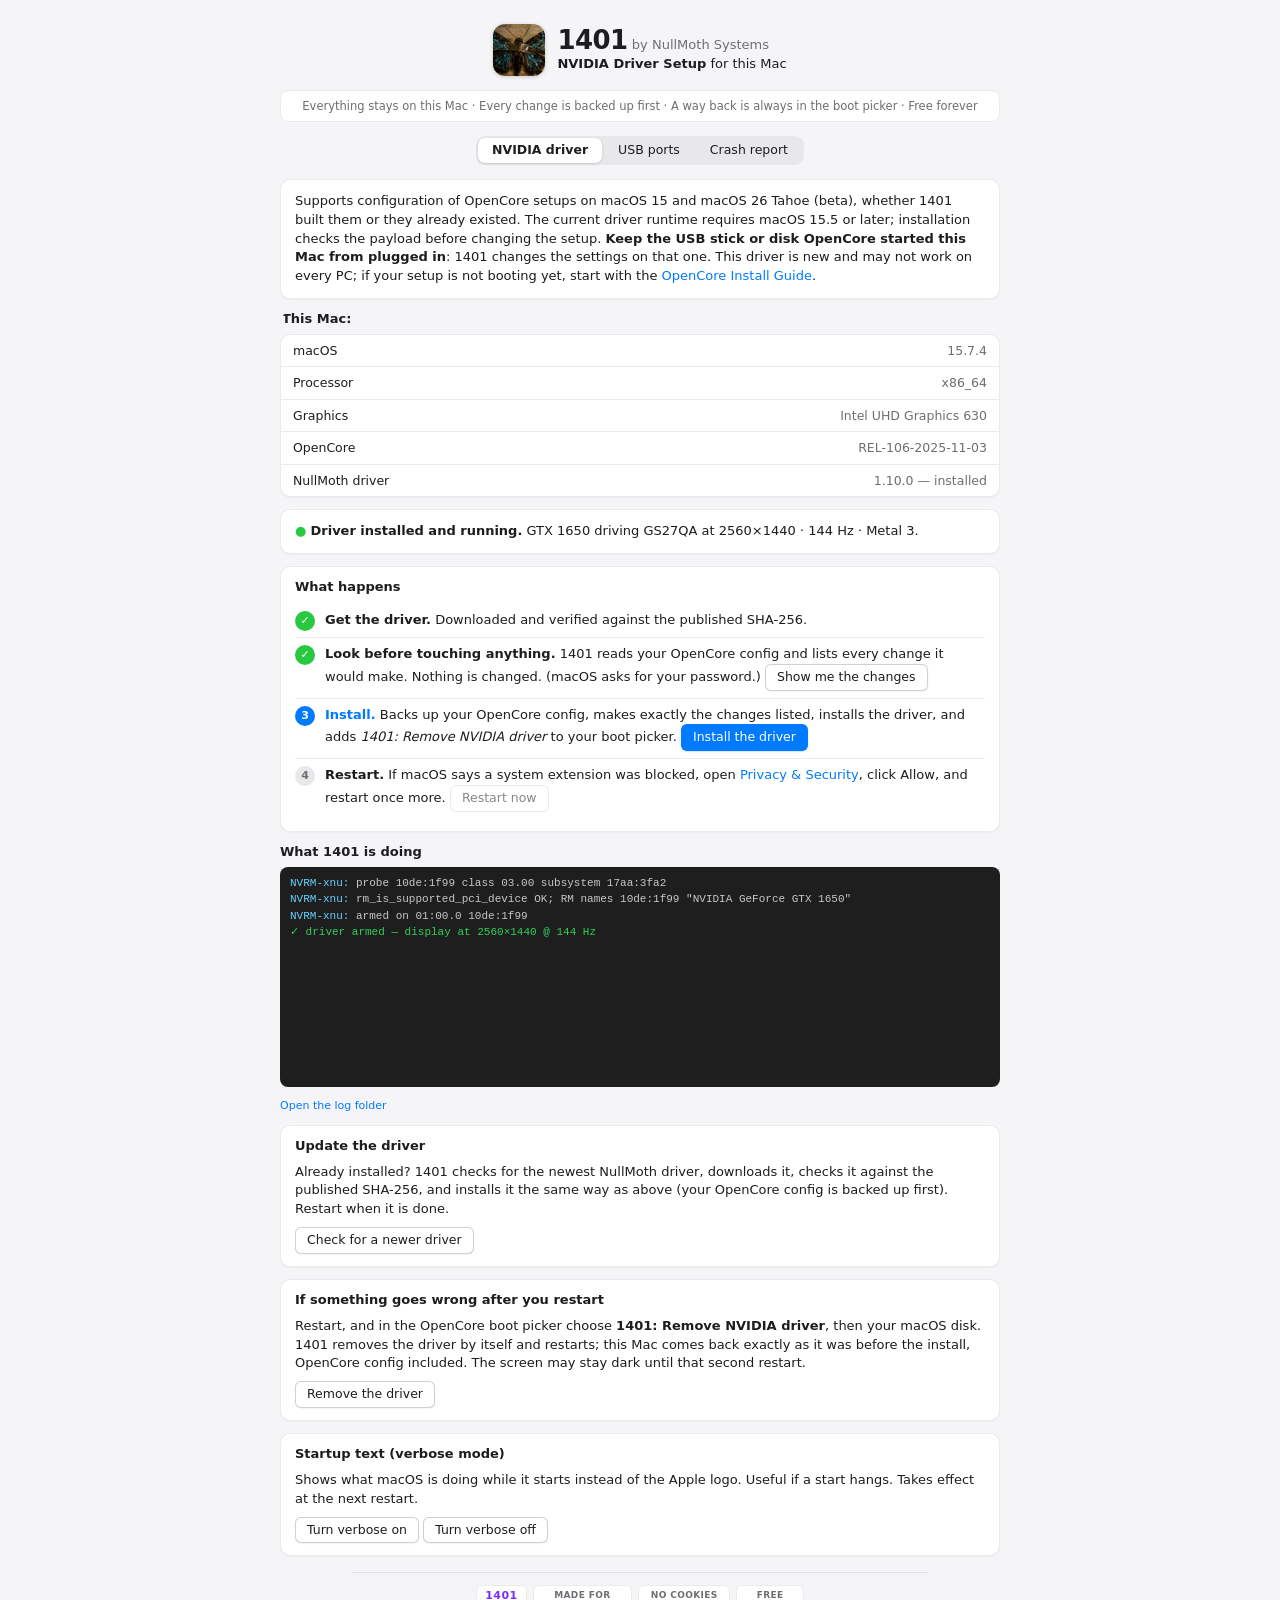
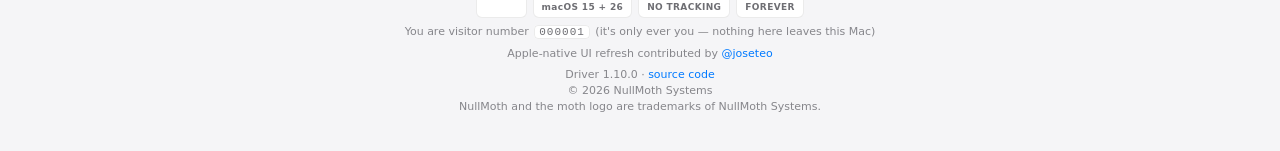
<file: 1401-redesign/preview/index.html>
<!doctype html>
<html lang="en"><head><meta charset="utf-8">
<!-- PREVIEW COPY: CSP meta removed and app.js swapped for preview.js.
     Shipped proposal keeps the CSP and the real app.js untouched. -->
<title>1401 — Apple-native preview</title>
<link rel="stylesheet" href="../guide.css"><link rel="stylesheet" href="../app.css">
</head><body>
<div class="app" id="top">
<center class="top">
<table class="logo" role="presentation" cellspacing="0" cellpadding="0"><tr><td><img class="mark" src="moth-mark.jpg" width="56" height="56" alt=""></td>
<td class="word"><span class="nm">1401</span> <span class="sy">by NullMoth Systems</span><br><span class="ig">NVIDIA Driver Setup</span> for this Mac</td></tr></table>
</center>
<div class="ticker" aria-hidden="true"><span>*** YOUR GEFORCE ON macOS *** NOTHING ABOUT THIS MAC IS SENT ANYWHERE *** EVERY CHANGE IS BACKED UP FIRST *** A WAY BACK IS ALWAYS IN THE BOOT PICKER *** FREE FOREVER ***</span></div>

<p class="tabs"><button type="button" class="b tab on" data-t="drv">NVIDIA driver</button> <button type="button" class="b tab" data-t="usb">USB ports</button> <button type="button" class="b tab" data-t="crash">Crash report</button></p>
<div id="t-drv">
<p class="panel">Supports configuration of OpenCore setups on macOS 15 and macOS 26 Tahoe (beta), whether 1401 built them or they already existed. The current driver runtime requires macOS 15.5 or later; installation checks the payload before changing the setup. <b>Keep the USB stick or disk OpenCore started this Mac from plugged in</b>: 1401 changes the settings on that one. This driver is new and may not work on every PC; if your setup is not booting yet, start with the <a href="#" id="ocg">OpenCore Install Guide</a>.</p>
<table class="pc" border="1" cellspacing="2" cellpadding="3"><caption>This Mac:</caption><tbody id="mac"><tr><th>Looking...</th><td>one second</td></tr></tbody></table>

<div id="verdict" class="panel"></div>

<div id="steps" class="panel" hidden>
<p class="sh">What happens</p>
<ol class="todo">
<li id="s1"><b>Get the driver.</b> <span id="s1t"></span> <button type="button" class="b" id="dl" hidden>Download it</button> <span id="dlp"></span></li>
<li id="s2"><b>Look before touching anything.</b> 1401 reads your OpenCore config and lists every change it would make. Nothing is changed. (macOS asks for your password.) <button type="button" class="b" id="dry" disabled>Show me the changes</button></li>
<li id="s3"><b>Install.</b> Backs up your OpenCore config, makes exactly the changes listed, installs the driver, and adds <i>1401: Remove NVIDIA driver</i> to your boot picker. <button type="button" class="b" id="go" disabled>Install the driver</button></li>
<li id="s4"><b>Restart.</b> If macOS says a system extension was blocked, open <a href="#" id="priv">Privacy &amp; Security</a>, click Allow, and restart once more. <button type="button" class="b" id="rs" disabled>Restart now</button></li>
</ol>
<p id="efirow" hidden>The startup partition could not be confirmed. Select the OpenCore partition this Mac started from: <select id="efi"></select></p>
</div>

<div id="logwrap" hidden><p class="sh">What 1401 is doing</p><pre id="log" aria-live="polite"></pre>
<p class="small"><a href="#" id="logs">Open the log folder</a></p></div>

<div class="panel"><p class="sh">Update the driver</p>
<p>Already installed? 1401 checks for the newest NullMoth driver, downloads it, checks it against the published SHA-256, and installs it the same way as above (your OpenCore config is backed up first). Restart when it is done.</p>
<p><button type="button" class="b" id="updchk">Check for a newer driver</button> <button type="button" class="b" id="upddrv" hidden>Update driver</button> <span id="updr"></span></p></div>
<div class="panel"><p class="sh">If something goes wrong after you restart</p>
<p>Restart, and in the OpenCore boot picker choose <b>1401: Remove NVIDIA driver</b>, then your macOS disk. 1401 removes the driver by itself and restarts; this Mac comes back exactly as it was before the install, OpenCore config included. The screen may stay dark until that second restart.</p>
<p><button type="button" class="b" id="rm">Remove the driver</button></p></div>
<div class="panel"><p class="sh">Startup text (verbose mode)</p>
<p>Shows what macOS is doing while it starts instead of the Apple logo. Useful if a start hangs. Takes effect at the next restart.</p>
<p><button type="button" class="b" id="vbon">Turn verbose on</button> <button type="button" class="b" id="vboff">Turn verbose off</button></p></div>

</div>

<div id="t-usb" hidden>
<div class="panel"><p class="sh">Map your USB ports</p>
<p>macOS only uses 15 ports per USB controller and has no idea which ones your case actually has. 1401 watches the ports while you plug things in, then writes a map for the ports you select. Test those ports again after restarting, including USB-C in both orientations and wake from sleep. Ports that never appear in the scan still need separate discovery.</p>
<ol class="todo">
<li><b>Start watching.</b> <button type="button" class="b" id="uw">Start</button></li>
<li><b>Plug something into each port you use, one at a time</b> &mdash; a USB 3 stick is best, and do each USB-C port both ways round. A port turns <span class="good">green</span> when 1401 sees it. Ports that already have something plugged in count too.</li>
<li><b>Check the list</b>, pick the plug type for each port, and click <button type="button" class="b" id="uwr">Write the map</button> (macOS asks for your password; your OpenCore config is backed up first).</li>
</ol>
<p id="uerr" class="bad"></p></div>
<div id="ports"></div>
</div>

<div id="t-crash" hidden>
<div class="panel"><p class="sh">Crash report</p>
<p>If the NVIDIA driver ever crashes this Mac, 1401 asks the next time you log in whether to make a report. You can also make one here.</p>
<p>The report is a text file on your Desktop with your hardware (CPU, graphics, memory, macOS version) and what failed. 1401 takes out your name, your Mac's name, serial numbers, network addresses and file paths. Read it, then upload it on the NullMoth site if you want to. <b>1401 never sends anything by itself.</b></p>
<p id="cr"></p>
<p><button type="button" class="b" id="mk">Make a report</button> <button type="button" class="b" id="up">Open the upload page</button></p>
<p class="sh">Something not working?</p>
<p><button type="button" class="b" id="sl">Send logs to NullMoth</button> 1401 sends what it did, the driver's state, crash reports, OpenCore's startup logs and a numeric device/CPU map (names, serial numbers and addresses removed). You get a report ID to quote in the NullMoth Discord.</p>
<p><button type="button" class="b" id="fl">Record the flicker</button> Screen flickering or flashing? Press this while it happens: 1401 records 20 seconds of how the driver puts frames on the display and sends it with your logs.</p>
<p id="slr"></p></div>
<div class="panel"><p class="sh">Optional diagnostics</p>
<p>Capture is unavailable in this version. Send logs still collects hardware, kernel and panic evidence. No security settings have changed.</p>
<p><button type="button" class="b" id="od">Check optional diagnostics</button> <button type="button" class="b" id="dr">Import saved receipt</button></p>
<p class="small">Checking availability starts no trace. A saved receipt needs its own session upload permission and a separate Send logs confirmation.</p>
<p id="odr" style="white-space:pre-line"></p><p id="drr"></p></div>
</div>

<center class="foot">
<hr width="80%">
<p class="badges" aria-hidden="true"><span class="bd bd1">1401</span><span class="bd bd2">MADE FOR<br>macOS 15 + 26</span><span class="bd bd3">NO COOKIES<br>NO TRACKING</span><span class="bd bd4">FREE<br>FOREVER</span></p>
<p class="counter">You are visitor number <b>000001</b> (it's only ever you &mdash; nothing here leaves this Mac)</p>
<p>Apple-native UI refresh contributed by <a href="https://github.com/joseteo">@joseteo</a></p>
<p>Driver <span id="ver"></span> &middot; <a href="#" id="src">source code</a><br>© 2026 NullMoth Systems<br>NullMoth and the moth logo are trademarks of NullMoth Systems.</p>
</center>
</div>
<script src="preview.js"></script>
</body></html>
</file>
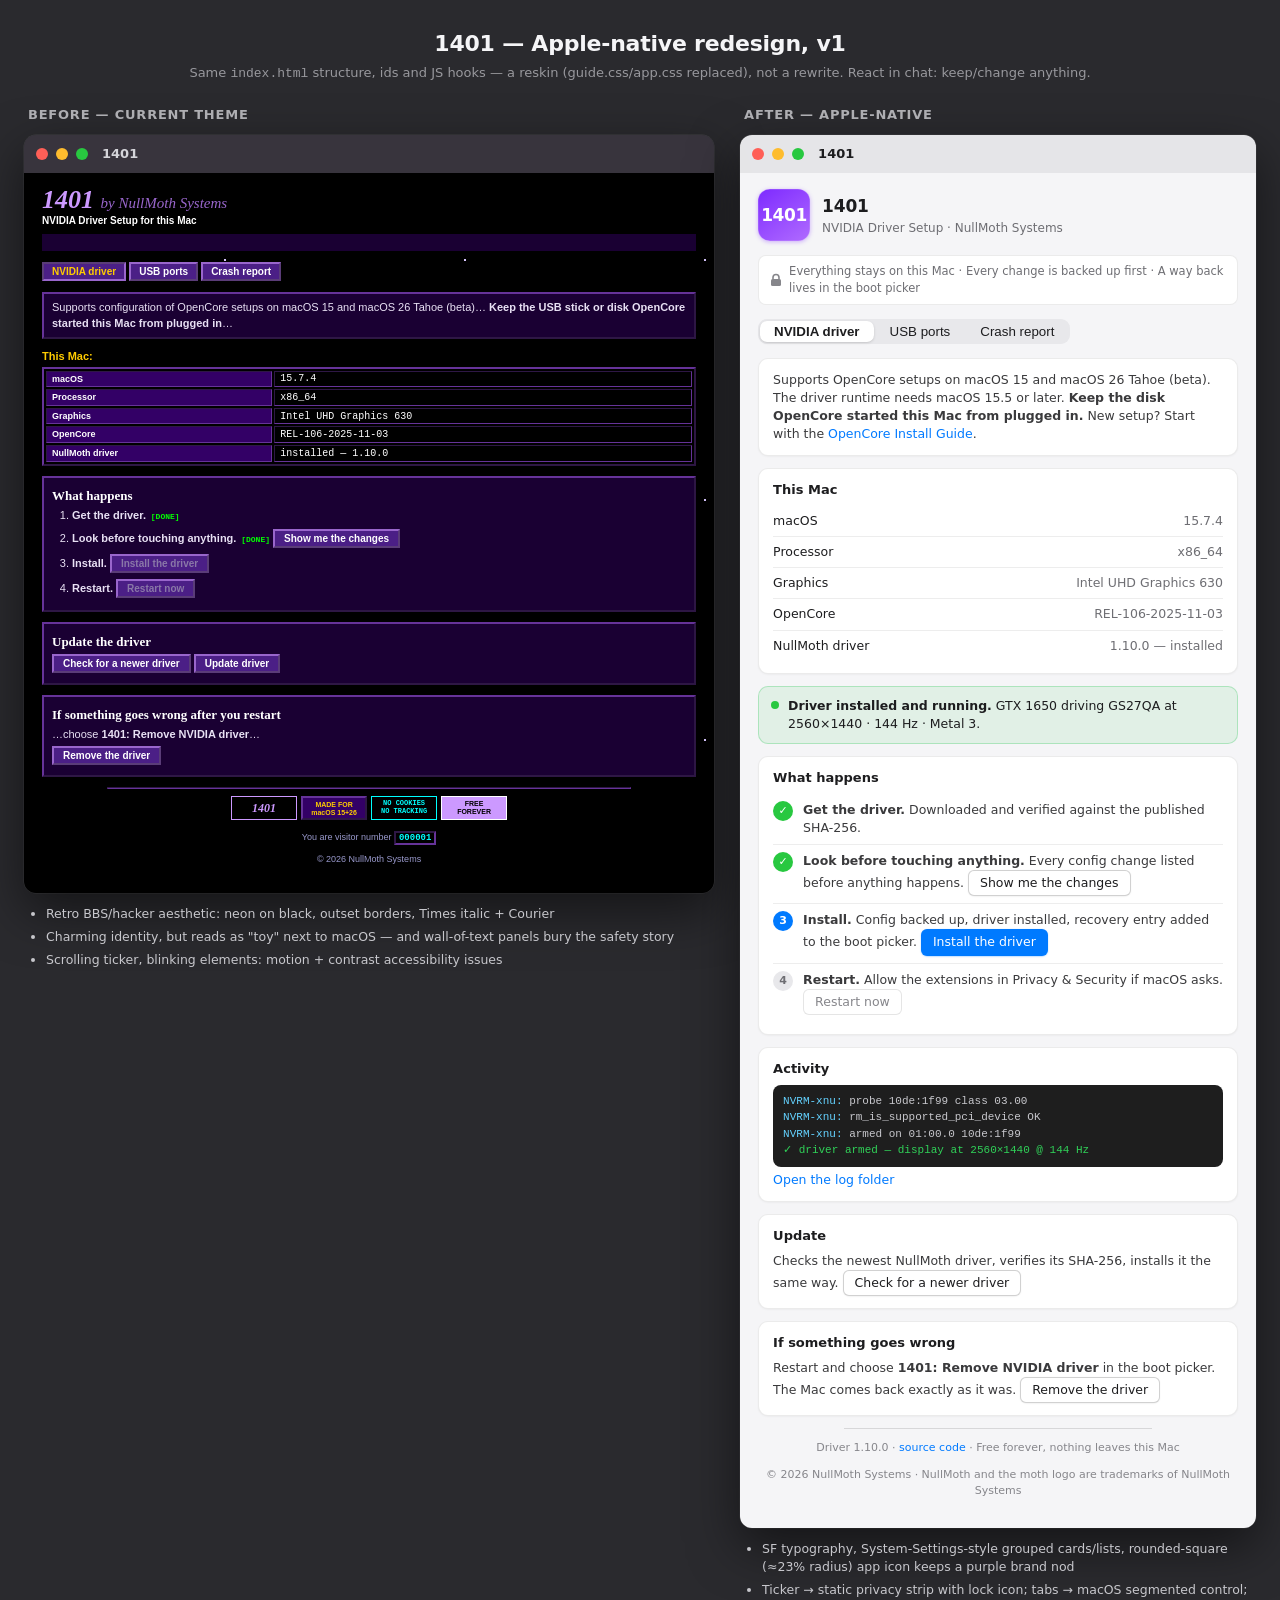
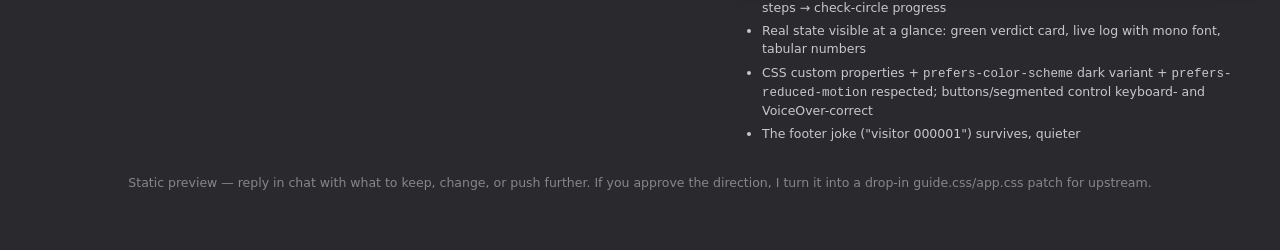
<file: 1401-redesign/mockup-before-after.html>
<!doctype html>
<html lang="en">
<head>
<meta charset="utf-8">
<title>1401 redesign — Before / After (v1)</title>
<style>
  * { box-sizing: border-box; }
  body {
    margin: 0; padding: 28px 24px 48px;
    font: 14px/1.45 -apple-system, BlinkMacSystemFont, "SF Pro Text", system-ui, sans-serif;
    background: #2a2a2e; color: #f5f5f7;
  }
  .page-head { text-align: center; margin-bottom: 22px; }
  .page-head h1 { font-size: 22px; font-weight: 700; margin: 0 0 4px; letter-spacing: -.01em; }
  .page-head .sub { color: #98989d; font-size: 13px; margin: 0; }
  .grid { display: grid; grid-template-columns: 1fr 1fr; gap: 26px; max-width: 1500px; margin: 0 auto; align-items: start; }
  .col h2 { font-size: 13px; font-weight: 600; color: #aeaeb2; text-transform: uppercase; letter-spacing: .06em; margin: 0 0 10px 4px; }
  .notes { margin: 12px 4px 0; padding-left: 18px; color: #c7c7cc; font-size: 12.5px; }
  .notes li { margin-bottom: 5px; }
  .page-foot { text-align: center; color: #86868b; font-size: 12.5px; margin-top: 26px; }

  /* ---- shared window chrome ---- */
  .window { border-radius: 12px; overflow: hidden; box-shadow: 0 18px 50px rgba(0,0,0,.5), 0 0 0 .5px rgba(255,255,255,.12); }
  .titlebar { display: flex; align-items: center; gap: 8px; padding: 10px 12px; }
  .tl { width: 12px; height: 12px; border-radius: 50%; }
  .tl.r { background: #ff5f57; } .tl.y { background: #febc2e; } .tl.g { background: #28c840; }
  .titlebar .wt { font-size: 13px; font-weight: 600; margin-left: 6px; }
  .content { padding: 14px 18px 18px; }

  /* ============================================================
     BEFORE — faithful miniature of the current retro theme
     ============================================================ */
  .before .titlebar { background: #38343d; }
  .before .wt { color: #d5d5da; }
  .before .content {
    background-color: #000;
    background-image:
      radial-gradient(1px 1px at 23px 41px, #cdb6ff 50%, transparent 51%),
      radial-gradient(1px 1px at 157px 12px, #fff 50%, transparent 51%),
      radial-gradient(1.5px 1.5px at 201px 87px, #d9c8ff 50%, transparent 51%),
      radial-gradient(1px 1px at 61px 111px, #6f4bb0 50%, transparent 51%);
    background-size: 240px 240px;
    color: #e8e0f4; font: 11px/1.4 Verdana, Geneva, sans-serif;
  }
  .before .logo { font: italic bold 26px/1 "Times New Roman", serif; color: #cc99ff; }
  .before .logo small { font: italic 15px/1 "Times New Roman", serif; color: #9966cc; }
  .before .logo div { font: bold 10px Verdana, sans-serif; color: #fff; font-style: normal; margin-top: 2px; }
  .before .ticker { overflow: hidden; white-space: nowrap; margin: 8px 0; padding: 1px 0;
    background: #1a0033; color: #00ffff; font: bold 10px/1.5 "Courier New", monospace; }
  .before .ticker span { display: inline-block; padding-left: 100%; animation: bscroll 22s linear infinite; }
  @keyframes bscroll { to { transform: translateX(-100%); } }
  .before .tabs button { padding: 2px 8px; font: bold 10px Verdana, sans-serif; color: #fff;
    background: #4b1f86; border: 2px outset #9966cc; }
  .before .tabs button.on { color: #ffcc00; border-style: inset; }
  .before .panel { margin: 0 0 10px; padding: 6px 8px; background: #1a0033; border: 2px outset #663399; }
  .before .panel p { margin: 4px 0; }
  .before .pc { width: 100%; border: 2px outset #663399; border-spacing: 2px; margin: 0 0 10px; }
  .before .pc caption { text-align: left; font-weight: bold; color: #ffcc00; padding-bottom: 2px; }
  .before .pc th, .before .pc td { padding: 1px 5px; border: 1px inset #663399; text-align: left; }
  .before .pc th { font-size: 9px; color: #fff; background: #330066; }
  .before .pc td { font: 10px "Courier New", monospace; color: #fff; }
  .before .sh { font: bold 13px "Times New Roman", serif; color: #fff; margin: 0 0 3px; }
  .before .b { padding: 2px 9px; font: bold 10px Verdana, sans-serif; color: #fff; background: #4b1f86; border: 2px outset #9966cc; }
  .before .b.dis { color: #8a78a8; }
  .before .done b::after { content: "  [DONE]"; color: #00ff00; font: bold 8px "Courier New", monospace; }
  .before ol { margin: 4px 0; padding-left: 20px; } .before li { margin-bottom: 6px; }
  .before .foot { text-align: center; font-size: 9px; color: #9999cc; }
  .before .foot hr { border: 1px inset #663399; width: 80%; }
  .before .bd { display: inline-block; width: 66px; height: 24px; margin: 2px; font: bold 7px/24px Verdana, sans-serif; vertical-align: middle; }
  .before .bd1 { font: italic bold 12px/22px "Times New Roman", serif; color: #cc99ff; background: #000; border: 1px solid #cc99ff; }
  .before .bd2 { color: #ffcc00; background: #330066; border: 2px outset #663399; line-height: 1.2; padding-top: 3px; height: 24px; }
  .before .bd3 { color: #00ffff; background: #000; border: 1px solid #00ffff; font-family: "Courier New", monospace; line-height: 1.2; padding-top: 2px; }
  .before .bd4 { color: #000; background: #cc99ff; border: 1px solid #fff; line-height: 1.2; padding-top: 3px; }

  /* ============================================================
     AFTER — Apple-native redesign
     ============================================================ */
  .after .titlebar { background: rgba(246,246,248,.92); }
  .after .wt { color: #1d1d1f; }
  .after .content { background: #f5f5f7; color: #1d1d1f; font: 13px/1.45 -apple-system, BlinkMacSystemFont, "SF Pro Text", system-ui, sans-serif; }

  .after .apphead { display: flex; align-items: center; gap: 12px; margin: 2px 0 14px; }
  .after .icon {
    width: 52px; height: 52px; border-radius: 12px; /* ~23% squircle-ish */
    background: linear-gradient(145deg, #7d2aff 0%, #b06bff 100%);
    box-shadow: inset 0 0 0 .5px rgba(255,255,255,.25), 0 1px 4px rgba(125,42,255,.35);
    display: flex; align-items: center; justify-content: center;
    color: #fff; font-weight: 700; font-size: 17px; letter-spacing: -.02em;
  }
  .after .apphead h3 { margin: 0; font-size: 17px; font-weight: 700; letter-spacing: -.01em; }
  .after .apphead .sub { margin: 1px 0 0; font-size: 12px; color: #6e6e73; }

  .after .privacy {
    display: flex; align-items: center; gap: 7px;
    margin: 0 0 14px; padding: 7px 11px;
    font-size: 11.5px; color: #6e6e73;
    background: #fff; border: .5px solid rgba(0,0,0,.08); border-radius: 8px;
  }
  .after .privacy svg { flex: none; }

  .after .seg {
    display: flex; gap: 2px; padding: 2px; margin: 0 0 14px;
    background: #e8e8eb; border-radius: 9px; width: max-content;
  }
  .after .seg button {
    border: 0; background: transparent; padding: 3px 14px;
    font: 500 12.5px/1.6 inherit; color: #1d1d1f; border-radius: 7px; cursor: default;
  }
  .after .seg button.on { background: #fff; box-shadow: 0 1px 3px rgba(0,0,0,.12), 0 .5px 1px rgba(0,0,0,.06); font-weight: 600; }

  .after .card {
    background: #fff; border: .5px solid rgba(0,0,0,.08); border-radius: 10px;
    box-shadow: 0 1px 2px rgba(0,0,0,.04);
    padding: 12px 14px; margin: 0 0 12px;
  }
  .after .card h4 { margin: 0 0 6px; font-size: 13px; font-weight: 600; }
  .after .card p { margin: 0 0 8px; font-size: 12.5px; color: #3a3a3c; }
  .after .card p:last-child { margin-bottom: 0; }
  .after a { color: #007aff; text-decoration: none; }

  .after .spec { display: flex; justify-content: space-between; gap: 12px; padding: 6px 0; font-size: 12.5px; }
  .after .spec + .spec { border-top: .5px solid rgba(0,0,0,.07); }
  .after .spec .k { color: #1d1d1f; }
  .after .spec .v { color: #6e6e73; text-align: right; font-variant-numeric: tabular-nums; }

  .after .verdict {
    display: flex; gap: 9px; align-items: flex-start;
    background: rgba(52,199,89,.10); border: .5px solid rgba(52,199,89,.30);
    border-radius: 10px; padding: 10px 12px; margin: 0 0 12px;
    font-size: 12.5px; color: #1d1d1f;
  }
  .after .verdict .dot { width: 8px; height: 8px; border-radius: 50%; background: #28c840; margin-top: 4px; flex: none; }

  .after .step { display: flex; gap: 10px; padding: 7px 0; font-size: 12.5px; align-items: flex-start; }
  .after .step + .step { border-top: .5px solid rgba(0,0,0,.07); }
  .after .n {
    width: 20px; height: 20px; border-radius: 50%; flex: none;
    display: flex; align-items: center; justify-content: center;
    font-size: 11px; font-weight: 600; background: #e8e8eb; color: #6e6e73;
  }
  .after .step.done .n { background: #28c840; color: #fff; }
  .after .step.done .n::before { content: "✓"; }
  .after .step.done .n span { display: none; }
  .after .step.now .n { background: #007aff; color: #fff; }
  .after .step .t b { font-weight: 600; }
  .after .step .t { color: #3a3a3c; }

  .after .btn {
    display: inline-block; padding: 3px 11px; font-size: 12.5px; font-weight: 500;
    background: #fff; border: .5px solid rgba(0,0,0,.18); border-radius: 6px;
    box-shadow: 0 .5px 1.5px rgba(0,0,0,.08); color: #1d1d1f;
  }
  .after .btn.primary { background: #007aff; border-color: transparent; color: #fff; box-shadow: 0 .5px 1.5px rgba(0,122,255,.4); }
  .after .btn.dis { color: #86868b; box-shadow: none; border-color: rgba(0,0,0,.10); }

  .after .log {
    background: #1e1e1e; color: #c7c7cc; border-radius: 8px;
    font: 11px/1.5 ui-monospace, "SF Mono", Menlo, monospace;
    padding: 8px 10px; margin: 6px 0 4px; white-space: pre-wrap;
  }
  .after .log .ok { color: #30d158; } .after .log .ac { color: #64d2ff; }

  .after .foot { text-align: center; font-size: 11px; color: #86868b; margin-top: 6px; }
  .after .foot hr { border: 0; border-top: .5px solid rgba(0,0,0,.12); width: 64%; margin: 10px auto; }
</style>
</head>
<body>

<header class="page-head">
  <h1>1401 — Apple-native redesign, v1</h1>
  <p class="sub">Same <code>index.html</code> structure, ids and JS hooks — a reskin (guide.css/app.css replaced), not a rewrite. React in chat: keep/change anything.</p>
</header>

<div class="grid">

  <!-- ================= BEFORE ================= -->
  <section class="col">
    <h2>Before — current theme</h2>
    <div class="window before">
      <div class="titlebar"><span class="tl r"></span><span class="tl y"></span><span class="tl g"></span><span class="wt">1401</span></div>
      <div class="content">
        <div class="logo">1401 <small>by NullMoth Systems</small><div>NVIDIA Driver Setup for this Mac</div></div>
        <div class="ticker"><span>*** YOUR GEFORCE ON macOS *** NOTHING ABOUT THIS MAC IS SENT ANYWHERE *** EVERY CHANGE IS BACKED UP FIRST ***</span></div>
        <p class="tabs"><button class="on">NVIDIA driver</button> <button>USB ports</button> <button>Crash report</button></p>
        <div class="panel">Supports configuration of OpenCore setups on macOS 15 and macOS 26 Tahoe (beta)… <b>Keep the USB stick or disk OpenCore started this Mac from plugged in</b>…</div>
        <table class="pc"><caption>This Mac:</caption>
          <tr><th>macOS</th><td>15.7.4</td></tr>
          <tr><th>Processor</th><td>x86_64</td></tr>
          <tr><th>Graphics</th><td>Intel UHD Graphics 630</td></tr>
          <tr><th>OpenCore</th><td>REL-106-2025-11-03</td></tr>
          <tr><th>NullMoth driver</th><td>installed — 1.10.0</td></tr>
        </table>
        <div class="panel"><p class="sh">What happens</p>
          <ol>
            <li class="done"><b>Get the driver.</b></li>
            <li class="done"><b>Look before touching anything.</b> <button class="b">Show me the changes</button></li>
            <li><b>Install.</b> <button class="b dis">Install the driver</button></li>
            <li><b>Restart.</b> <button class="b dis">Restart now</button></li>
          </ol>
        </div>
        <div class="panel"><p class="sh">Update the driver</p><p><button class="b">Check for a newer driver</button> <button class="b">Update driver</button></p></div>
        <div class="panel"><p class="sh">If something goes wrong after you restart</p><p>…choose <b>1401: Remove NVIDIA driver</b>…</p><p><button class="b">Remove the driver</button></p></div>
        <div class="foot"><hr>
          <span class="bd bd1">1401</span><span class="bd bd2">MADE FOR<br>macOS 15+26</span><span class="bd bd3">NO COOKIES<br>NO TRACKING</span><span class="bd bd4">FREE<br>FOREVER</span>
          <p>You are visitor number <b style="font-family:'Courier New',monospace;color:#00ffff;background:#000;border:2px inset #663399;padding:0 3px">000001</b></p>
          <p>© 2026 NullMoth Systems</p>
        </div>
      </div>
    </div>
    <ul class="notes">
      <li>Retro BBS/hacker aesthetic: neon on black, outset borders, Times italic + Courier</li>
      <li>Charming identity, but reads as "toy" next to macOS — and wall-of-text panels bury the safety story</li>
      <li>Scrolling ticker, blinking elements: motion + contrast accessibility issues</li>
    </ul>
  </section>

  <!-- ================= AFTER ================= -->
  <section class="col">
    <h2>After — Apple-native</h2>
    <div class="window after">
      <div class="titlebar"><span class="tl r"></span><span class="tl y"></span><span class="tl g"></span><span class="wt">1401</span></div>
      <div class="content">
        <div class="apphead">
          <div class="icon">1401</div>
          <div>
            <h3>1401</h3>
            <p class="sub">NVIDIA Driver Setup · NullMoth Systems</p>
          </div>
        </div>
        <div class="privacy">
          <svg width="12" height="14" viewBox="0 0 12 14" fill="none"><rect x="1" y="6" width="10" height="7" rx="1.5" fill="#86868b"/><path d="M3 6V4.5a3 3 0 016 0V6" stroke="#86868b" stroke-width="1.6"/></svg>
          Everything stays on this Mac · Every change is backed up first · A way back lives in the boot picker
        </div>
        <div class="seg"><button class="on">NVIDIA driver</button><button>USB ports</button><button>Crash report</button></div>

        <div class="card">
          <p>Supports OpenCore setups on macOS 15 and macOS 26 Tahoe (beta). The driver runtime needs macOS 15.5 or later. <b>Keep the disk OpenCore started this Mac from plugged in.</b> New setup? Start with the <a href="#">OpenCore Install Guide</a>.</p>
        </div>

        <div class="card">
          <h4>This Mac</h4>
          <div class="spec"><span class="k">macOS</span><span class="v">15.7.4</span></div>
          <div class="spec"><span class="k">Processor</span><span class="v">x86_64</span></div>
          <div class="spec"><span class="k">Graphics</span><span class="v">Intel UHD Graphics 630</span></div>
          <div class="spec"><span class="k">OpenCore</span><span class="v">REL-106-2025-11-03</span></div>
          <div class="spec"><span class="k">NullMoth driver</span><span class="v">1.10.0 — installed</span></div>
        </div>

        <div class="verdict"><span class="dot"></span><span><b>Driver installed and running.</b> GTX 1650 driving GS27QA at 2560×1440 · 144 Hz · Metal 3.</span></div>

        <div class="card">
          <h4>What happens</h4>
          <div class="step done"><span class="n"><span>1</span></span><span class="t"><b>Get the driver.</b> Downloaded and verified against the published SHA-256.</span></div>
          <div class="step done"><span class="n"><span>2</span></span><span class="t"><b>Look before touching anything.</b> Every config change listed before anything happens. <span class="btn">Show me the changes</span></span></div>
          <div class="step now"><span class="n"><span>3</span></span><span class="t"><b>Install.</b> Config backed up, driver installed, recovery entry added to the boot picker. <span class="btn primary">Install the driver</span></span></div>
          <div class="step"><span class="n"><span>4</span></span><span class="t"><b>Restart.</b> Allow the extensions in Privacy &amp; Security if macOS asks. <span class="btn dis">Restart now</span></span></div>
        </div>

        <div class="card">
          <h4>Activity</h4>
          <div class="log"><span class="ac">NVRM-xnu:</span> probe 10de:1f99 class 03.00
<span class="ac">NVRM-xnu:</span> rm_is_supported_pci_device OK
<span class="ac">NVRM-xnu:</span> armed on 01:00.0 10de:1f99
<span class="ok">✓ driver armed — display at 2560×1440 @ 144 Hz</span></div>
          <p><a href="#">Open the log folder</a></p>
        </div>

        <div class="card">
          <h4>Update</h4>
          <p>Checks the newest NullMoth driver, verifies its SHA-256, installs it the same way. <span class="btn">Check for a newer driver</span></p>
        </div>

        <div class="card">
          <h4>If something goes wrong</h4>
          <p>Restart and choose <b>1401: Remove NVIDIA driver</b> in the boot picker. The Mac comes back exactly as it was. <span class="btn">Remove the driver</span></p>
        </div>

        <div class="foot">
          <hr>
          <p>Driver 1.10.0 · <a href="#">source code</a> · Free forever, nothing leaves this Mac</p>
          <p>© 2026 NullMoth Systems · NullMoth and the moth logo are trademarks of NullMoth Systems</p>
        </div>
      </div>
    </div>
    <ul class="notes">
      <li>SF typography, System-Settings-style grouped cards/lists, rounded-square (≈23% radius) app icon keeps a purple brand nod</li>
      <li>Ticker → static privacy strip with lock icon; tabs → macOS segmented control; steps → check-circle progress</li>
      <li>Real state visible at a glance: green verdict card, live log with mono font, tabular numbers</li>
      <li>CSS custom properties + <code>prefers-color-scheme</code> dark variant + <code>prefers-reduced-motion</code> respected; buttons/segmented control keyboard- and VoiceOver-correct</li>
      <li>The footer joke ("visitor 000001") survives, quieter</li>
    </ul>
  </section>

</div>

<p class="page-foot">Static preview — reply in chat with what to keep, change, or push further. If you approve the direction, I turn it into a drop-in guide.css/app.css patch for upstream.</p>

</body>
</html>
</file>
<file: 1401-redesign/guide.css>
/* 1401 — Apple-native theme (drop-in reskin; index.html and app.js unchanged)
   Replaces the retro theme. Keeps every class/id contract app.js relies on.
   Light + dark via prefers-color-scheme; honors prefers-reduced-motion. */

* { box-sizing: border-box; }
[hidden] { display: none !important; }

:root {
  --bg: #f5f5f7;
  --card: #ffffff;
  --text: #1d1d1f;
  --secondary: #6e6e73;
  --tertiary: #86868b;
  --hairline: rgba(0, 0, 0, 0.08);
  --accent: #007aff;
  --green: #28c840;
  --red: #ff3b30;
  --yellow: #ff9f0a;
  --brand: #7d2aff;
  --seg-bg: #e8e8eb;
  --radius-card: 10px;
  --shadow-card: 0 1px 2px rgba(0, 0, 0, 0.04);
  --font: -apple-system, BlinkMacSystemFont, "SF Pro Text", "Helvetica Neue", system-ui, sans-serif;
  --mono: ui-monospace, "SF Mono", Menlo, Consolas, monospace;
}
@media (prefers-color-scheme: dark) {
  :root {
    --bg: #1e1e1e;
    --card: #2c2c2e;
    --text: #f5f5f7;
    --secondary: #aeaeb2;
    --tertiary: #98989d;
    --hairline: rgba(255, 255, 255, 0.12);
    --accent: #0a84ff;
    --seg-bg: rgba(255, 255, 255, 0.10);
    --shadow-card: 0 1px 2px rgba(0, 0, 0, 0.4);
  }
}

body {
  margin: 0;
  padding: 22px 20px 30px;
  color: var(--text);
  font: 13px/1.45 var(--font);
  background: var(--bg);
}

a { color: var(--accent); text-decoration: none; }
a:hover { text-decoration: underline; }
hr { border: 0; border-top: 0.5px solid var(--hairline); margin: 12px auto; }
.app { max-width: 720px; margin: 0 auto; }

/* ---- header: app icon + wordmark ---- */
.top { margin: 2px 0 14px; }
.logo { border-collapse: collapse; margin: 0 auto; }
.logo td { padding: 0 6px; vertical-align: middle; }
.mark {
  display: block; width: 52px; height: 52px;
  border-radius: 12px; /* rounded-square app icon */
  box-shadow: inset 0 0 0 0.5px rgba(255, 255, 255, 0.28), 0 1px 4px rgba(0, 0, 0, 0.18);
}
.word { text-align: left; }
.nm {
  font: 700 26px/1.05 var(--font); font-style: normal;
  letter-spacing: -0.02em; color: var(--text);
}
.sy { font: 400 13px/1.2 var(--font); font-style: normal; color: var(--secondary); }
.ig { font-weight: 600; color: var(--text); }

/* ---- ticker -> static privacy strip (original text stays in markup, hidden) ---- */
.ticker {
  overflow: hidden; white-space: nowrap;
  margin: 0 0 14px; padding: 7px 11px;
  background: var(--card); border: 0.5px solid var(--hairline); border-radius: 8px;
  font: 400 11.5px/1.4 var(--font); color: var(--secondary);
}
.ticker span { display: none; }
.ticker::before {
  content: "Everything stays on this Mac  ·  Every change is backed up first  ·  A way back is always in the boot picker  ·  Free forever";
  display: block; text-align: center; white-space: normal;
}

/* ---- tabs -> macOS segmented control ---- */
.tabs {
  display: flex; gap: 2px; width: max-content;
  margin: 0 auto 14px; padding: 2px;
  background: var(--seg-bg); border-radius: 9px;
}

/* ---- buttons: macOS push buttons ---- */
.b {
  padding: 3px 11px;
  font: 500 12.5px/1.5 var(--font);
  color: var(--text);
  background: var(--card);
  border: 0.5px solid rgba(0, 0, 0, 0.18);
  border-radius: 6px;
  box-shadow: 0 0.5px 1.5px rgba(0, 0, 0, 0.08);
  cursor: pointer;
}
@media (prefers-color-scheme: dark) {
  .b { border-color: rgba(255, 255, 255, 0.22); box-shadow: 0 0.5px 1.5px rgba(0, 0, 0, 0.4); }
}
.b:active { background: var(--seg-bg); }
.b:disabled { color: var(--tertiary); box-shadow: none; border-color: var(--hairline); cursor: default; }
.b:focus-visible { outline: 2px solid var(--accent); outline-offset: 1px; }

/* segmented-control buttons override push-button chrome */
.tabs .b {
  border: 0; box-shadow: none; background: transparent;
  border-radius: 7px; padding: 3px 14px; font-weight: 500; color: var(--text);
}
.tabs .b:active { background: transparent; }
.tabs .tab.on {
  background: var(--card);
  box-shadow: 0 1px 3px rgba(0, 0, 0, 0.12), 0 0.5px 1px rgba(0, 0, 0, 0.06);
  font-weight: 600;
}

/* primary actions in accent blue */
#go, #upddrv, #uwr, #rs { background: var(--accent); border-color: transparent; color: #fff; box-shadow: 0 0.5px 1.5px rgba(0, 122, 255, 0.35); }
#go:disabled, #upddrv:disabled, #uwr:disabled, #rs:disabled { background: var(--card); color: var(--tertiary); border-color: var(--hairline); box-shadow: none; }

/* ---- "This Mac" table -> inset grouped list ---- */
.pc {
  width: 100%; margin: 0 0 12px;
  border: 0.5px solid var(--hairline); border-spacing: 0;
  background: var(--card); border-radius: var(--radius-card);
  box-shadow: var(--shadow-card); overflow: hidden;
}
.pc caption {
  padding: 0 0 6px 2px; text-align: left;
  font: 600 13px/1.3 var(--font); color: var(--text);
}
.pc th, .pc td { padding: 7px 12px; border: 0; border-top: 0.5px solid var(--hairline); vertical-align: top; }
.pc tr:first-child th, .pc tr:first-child td { border-top: 0; }
.pc th { font: 400 12.5px/1.4 var(--font); color: var(--text); background: none; white-space: nowrap; text-align: left; }
.pc td { font: 400 12.5px/1.4 var(--font); color: var(--secondary); text-align: right; overflow-wrap: anywhere; font-variant-numeric: tabular-nums; }

/* ---- inline code / kbd ---- */
code { font: 12px var(--mono); color: inherit; background: var(--seg-bg); padding: 1px 4px; border-radius: 4px; overflow-wrap: anywhere; }
kbd { padding: 1px 5px; font: 600 11px var(--mono); color: var(--text); background: var(--card); border: 0.5px solid var(--hairline); border-radius: 4px; }
strong { color: inherit; }

/* ---- footer: quiet, badges become neutral chips, the joke survives ---- */
.foot { margin-top: 16px; font-size: 11px; color: var(--tertiary); }
.foot p { margin: 6px 0; }
.badges { display: flex; justify-content: center; gap: 6px; flex-wrap: wrap; }
.bd {
  display: inline-block; width: auto; height: auto; margin: 0; padding: 3px 8px;
  font: 600 9px/1.35 var(--font); font-style: normal; letter-spacing: 0.04em;
  color: var(--secondary); background: var(--card);
  border: 0.5px solid var(--hairline); border-radius: 6px;
  vertical-align: middle; text-align: center;
}
.bd1 { color: var(--brand); font-size: 11px; }
.counter b { padding: 0 4px; margin: 0 2px; font: 11px var(--mono); letter-spacing: 1px; color: var(--secondary); background: var(--card); border: 0.5px solid var(--hairline); border-radius: 4px; }

@media (max-width: 640px) {
  .nm { font-size: 22px; }
  .pc th { white-space: normal; }
}

@media (prefers-reduced-motion: reduce) {
  * { animation: none !important; transition: none !important; }
}

@media print {
  body { padding: 0; color: #000; background: #fff; }
  .tabs, .badges, .counter { display: none; }
  .pc, .panel, .ticker { border: 1px solid #000; box-shadow: none; background: #fff; }
  .pc th, .pc td, .nm, .sy, .ig, strong { color: #000 !important; }
}
</file>
<file: 1401-redesign/app.css>
/* 1401 — Apple-native theme: app-specific surfaces (loads after guide.css) */

/* cards */
.panel {
  margin: 0 0 12px; padding: 12px 14px;
  background: var(--card);
  border: 0.5px solid var(--hairline); border-radius: var(--radius-card);
  box-shadow: var(--shadow-card);
}
.panel p { margin: 0 0 8px; }
.panel p:last-child { margin-bottom: 0; }

/* section headings */
.sh { margin: 0 0 6px; font: 600 13px/1.3 var(--font); font-style: normal; color: var(--text); }

/* install steps: circle counters, green check when done, accent when current */
.todo { margin: 4px 0 0; padding: 0; list-style: none; counter-reset: step; }
.todo li {
  counter-increment: step; position: relative;
  margin: 0; padding: 7px 0 7px 30px;
  border-top: 0.5px solid var(--hairline);
}
.todo li:first-child { border-top: 0; }
.todo li::before {
  content: counter(step);
  position: absolute; left: 0; top: 7px;
  width: 20px; height: 20px; border-radius: 50%;
  background: var(--seg-bg); color: var(--secondary);
  font: 600 11px/20px var(--font); text-align: center;
}
.todo li.done::before { content: "✓"; background: var(--green); color: #fff; }
.todo li.now::before { background: var(--accent); color: #fff; }
.todo li.now b { color: var(--accent); }

/* activity log: stays dark in both modes */
#log {
  margin: 0; height: 220px; overflow: auto; padding: 8px 10px;
  background: #1e1e1e; color: #c7c7cc; border: 0; border-radius: 8px;
  font: 11px/1.5 var(--mono); white-space: pre-wrap;
}
#log .c { color: #64d2ff; }
#log .k { color: #30d158; }
#log .x { color: #ff453a; font-weight: 600; }
#log .s { color: #ffffff; font-weight: 600; }

/* status text */
.good { color: var(--green); font-weight: 600; }
.bad { color: var(--red); font-weight: 600; }
.warn { color: var(--yellow); font-weight: 600; }

.small { font-size: 11px; color: var(--secondary); }
select { font: 12.5px var(--font); color: var(--text); }

/* USB ports map */
.ports {
  margin: 0 0 12px; border-spacing: 0;
  background: var(--card); border: 0.5px solid var(--hairline);
  border-radius: var(--radius-card); box-shadow: var(--shadow-card); overflow: hidden;
}
.ports td { padding: 6px 10px; border-top: 0.5px solid var(--hairline); font-size: 12.5px; }
.ports tr:first-child td { border-top: 0; }
.ports td.on { color: var(--green); font-weight: 600; }
.ports td.off { color: var(--tertiary); }
</file>
